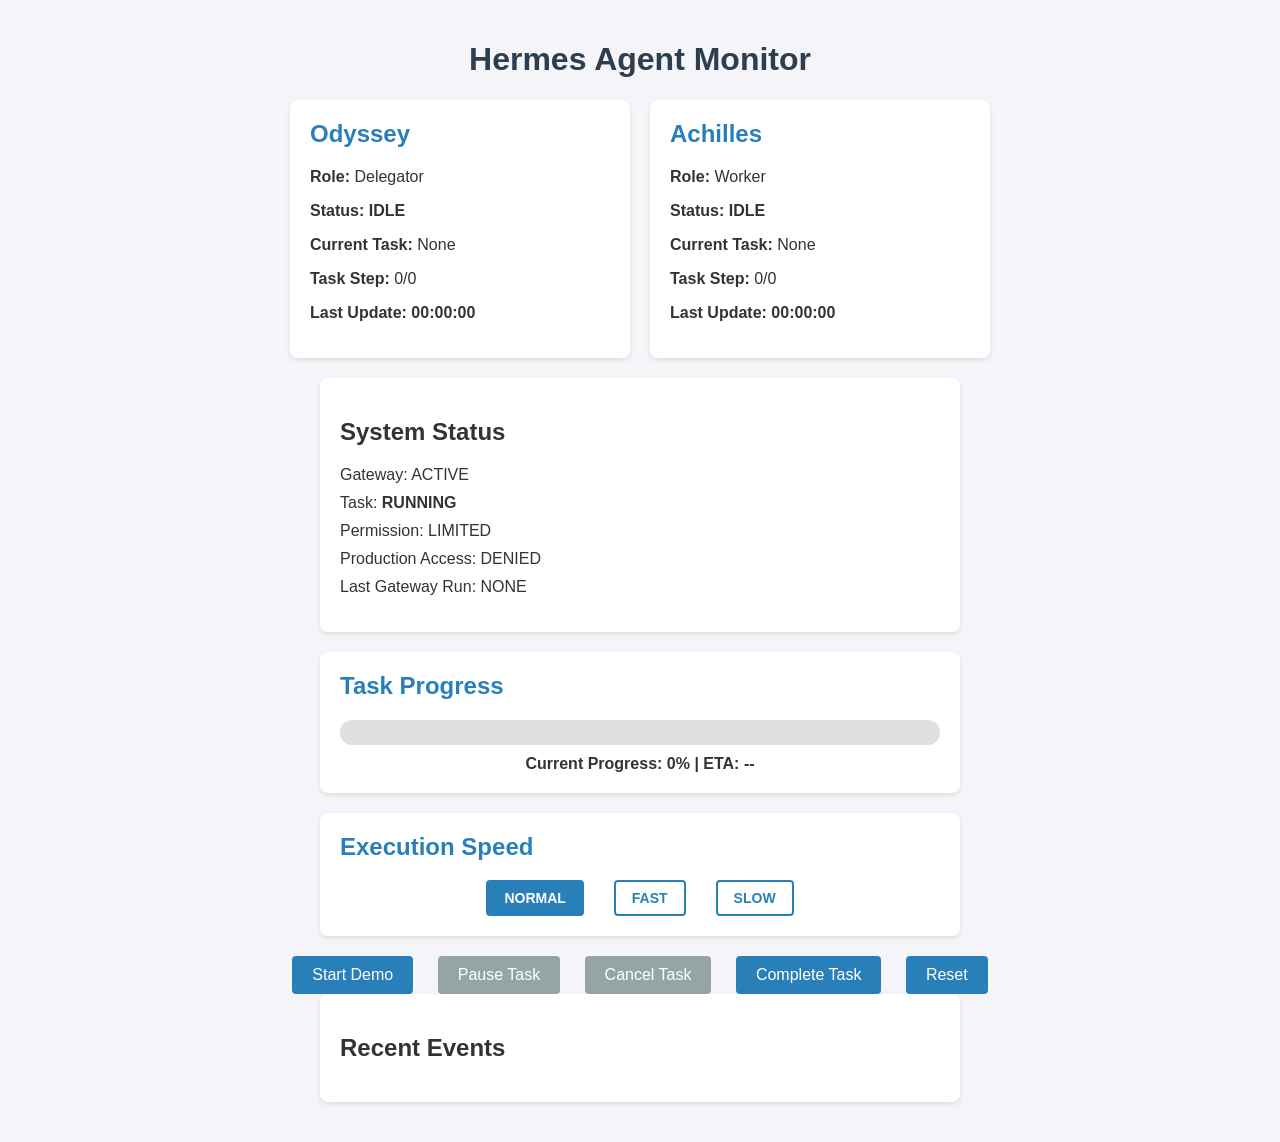
<file: delegation-demo/index.html>
<!DOCTYPE html>
<html lang="en">
<head>
  <meta charset="UTF-8">
  <meta name="viewport" content="width=device-width, initial-scale=1.0">
  <title>Hermes Agent Monitor</title>
  <link rel="stylesheet" href="style.css">
</head>
<body>
  <header>
    <h1>Hermes Agent Monitor</h1>
  </header>
  <main>
    <section class="cards">
      <div class="card" id="odyssey-card">
        <h2>Odyssey</h2>
        <p><strong>Role:</strong> Delegator</p>
        <p><strong>Status:</strong> <span id="odyssey-status">IDLE</span></p>
        <p><strong>Current Task:</strong> <span id="odyssey-task">None</span></p>
        <p><strong>Task Step:</strong> <span id="odyssey-step">0/0</span></p>
        <p><strong>Last Update:</strong> <span id="odyssey-last-update">00:00:00</span></p>
      </div>
      <div class="card" id="achilles-card">
        <h2>Achilles</h2>
        <p><strong>Role:</strong> Worker</p>
        <p><strong>Status:</strong> <span id="achilles-status">IDLE</span></p>
        <p><strong>Current Task:</strong> <span id="achilles-task">None</span></p>
        <p><strong>Task Step:</strong> <span id="achilles-step">0/0</span></p>
        <p><strong>Last Update:</strong> <span id="achilles-last-update">00:00:00</span></p>
      </div>
    </section>
    <section class="system-status">
      <h2>System Status</h2>
      <ul>
        <li>Gateway: <span id="gateway-status">ACTIVE</span></li>
        <li>Task: <span id="task-status">RUNNING</span></li>
        <li>Permission: <span id="permission-status">LIMITED</span></li>
        <li>Production Access: <span id="production-status">DENIED</span></li>
        <li>Last Gateway Run: <span id="last-gateway-run">NONE</span></li>
      </ul>
    </section>
    <section class="progress-section">
      <h2>Task Progress</h2>
      <div class="progress-container">
        <div class="progress-bar" id="progress-bar"></div>
      </div>
      <p class="progress-text">Current Progress: <span id="progress-text">0%</span> | ETA: <span id="eta-text">--</span></p>
    </section>
    <section class="speed-controls">
      <h2>Execution Speed</h2>
      <div class="speed-buttons">
        <button id="speed-normal" class="speed-btn active">NORMAL</button>
        <button id="speed-fast" class="speed-btn">FAST</button>
        <button id="speed-slow" class="speed-btn">SLOW</button>
      </div>
    </section>
    <section class="controls">
      <button id="start-demo">Start Demo</button>
      <button id="pause-task" disabled>Pause Task</button>
      <button id="cancel-task" disabled>Cancel Task</button>
      <button id="complete-task">Complete Task</button>
      <button id="reset">Reset</button>
    </section>
    <section class="recent-events">
      <h2>Recent Events</h2>
      <ul id="recent-events-list"></ul>
    </section>
  </main>
  <script src="app.js"></script>
</body>
</html>
</file>
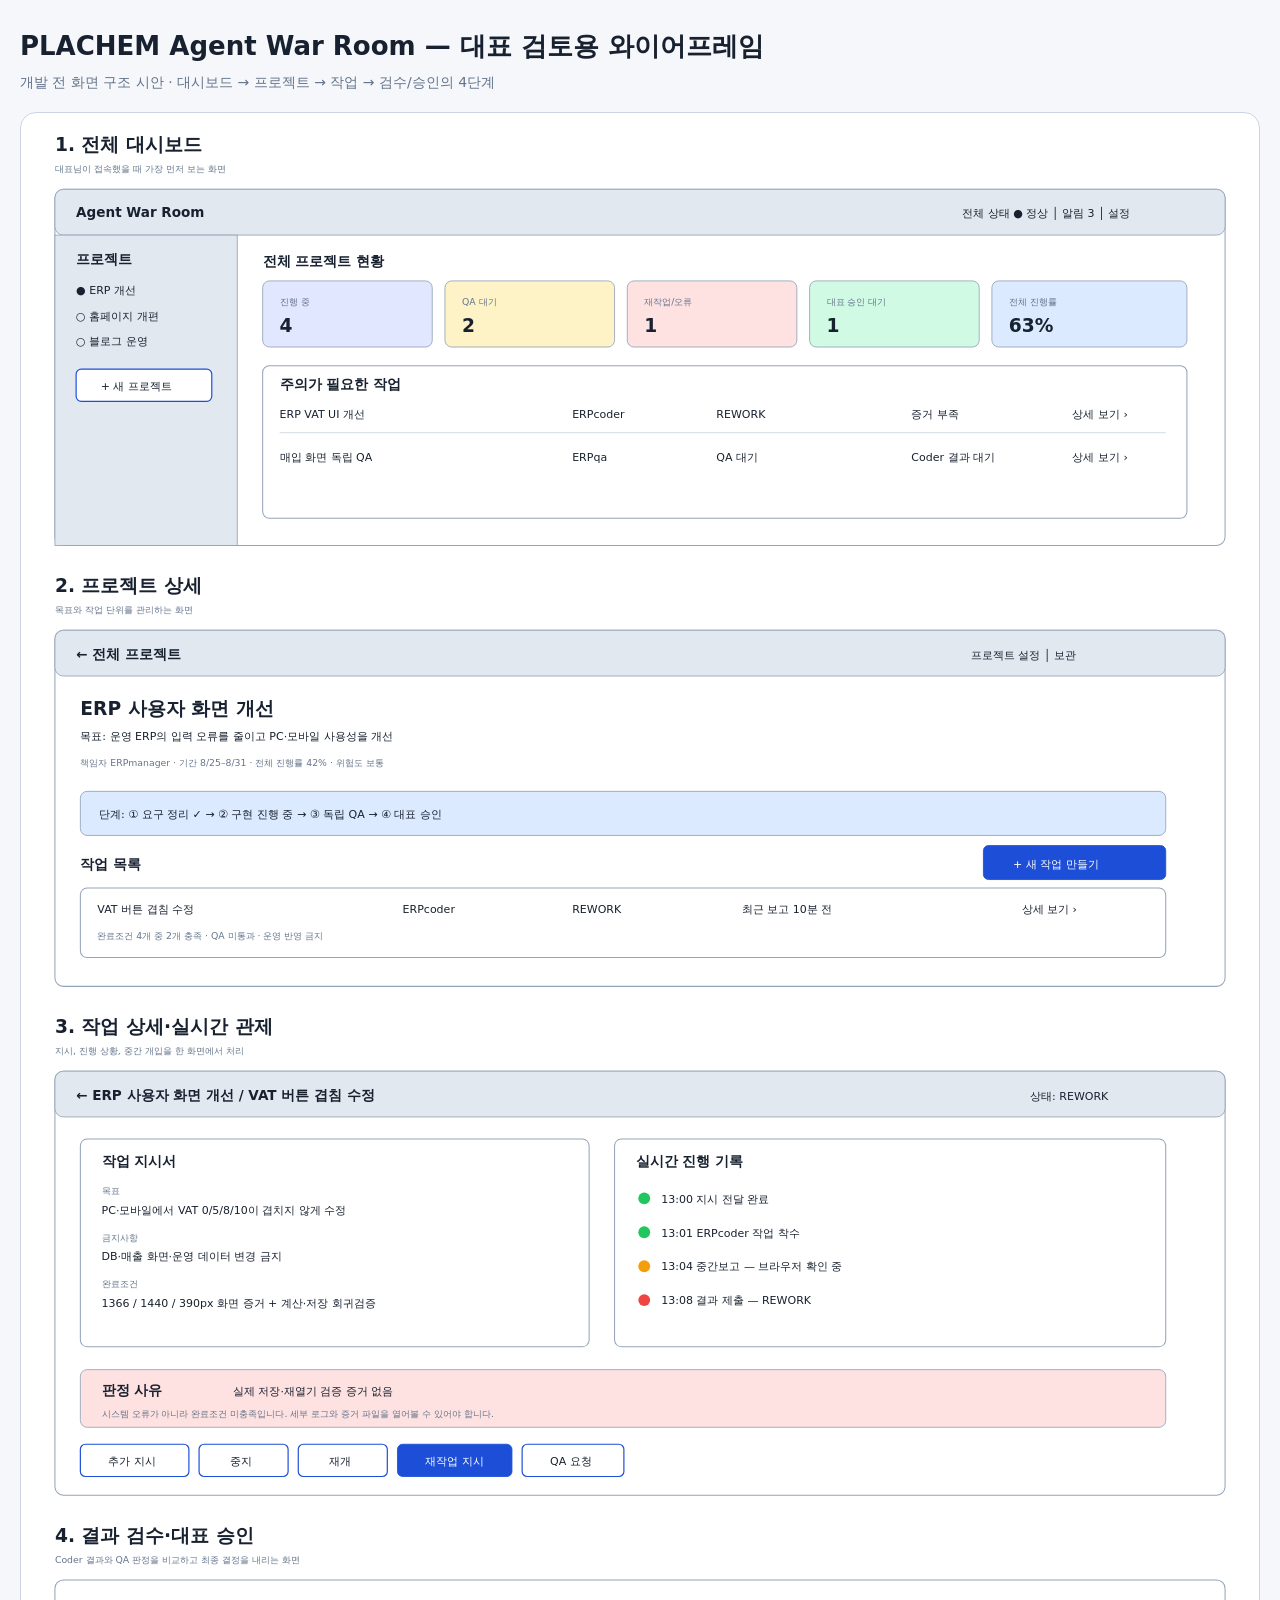
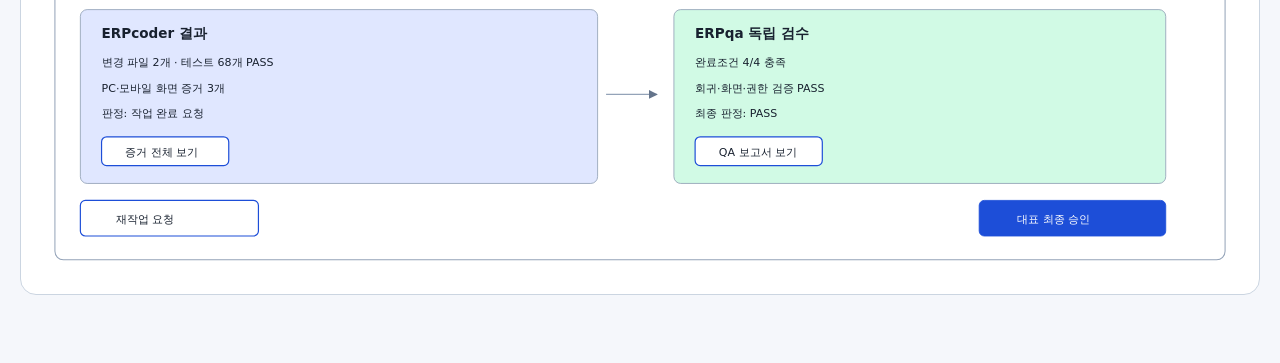
<file: static/war-room-wireframe.html>
<!doctype html>
<html lang="ko">
<head>
<meta charset="utf-8" />
<meta name="viewport" content="width=device-width, initial-scale=1" />
<title>PLACHEM Agent War Room 와이어프레임</title>
<style>
  :root{--bg:#f5f7fb;--paper:#fff;--fg:#18212f;--muted:#64748b;--line:#94a3b8;--nav:#e2e8f0;--input:#dbeafe;--process:#e0e7ff;--ok:#d1fae5;--warn:#fef3c7;--risk:#fee2e2;--accent:#1d4ed8}
  *{box-sizing:border-box} body{margin:0;background:var(--bg);color:var(--fg);font:14px/1.45 system-ui,-apple-system,"Segoe UI",sans-serif}
  main{max-width:1500px;margin:28px auto;padding:0 20px 40px} h1{margin:0 0 6px;font-size:26px} p{margin:0 0 20px;color:var(--muted)}
  svg{display:block;width:100%;height:auto;background:var(--paper);border:1px solid #cbd5e1;border-radius:16px}
  text{fill:var(--fg);font-family:system-ui,-apple-system,"Segoe UI",sans-serif}.t{font-size:22px;font-weight:700}.h{font-size:16px;font-weight:700}.b{font-size:13px}.s{font-size:11px;fill:var(--muted)}
  .box{fill:#fff;stroke:var(--line);stroke-width:1.2}.nav{fill:var(--nav);stroke:var(--line)}.input{fill:var(--input);stroke:var(--line)}.process{fill:var(--process);stroke:var(--line)}.ok{fill:var(--ok);stroke:var(--line)}.warn{fill:var(--warn);stroke:var(--line)}.risk{fill:var(--risk);stroke:var(--line)}.btn{fill:#fff;stroke:var(--accent);stroke-width:1.4}.primary{fill:var(--accent);stroke:var(--accent)}.white{fill:#fff}.edge{fill:none;stroke:var(--line);stroke-width:1.5;marker-end:url(#arrow)}
</style>
</head>
<body><main>
<h1>PLACHEM Agent War Room — 대표 검토용 와이어프레임</h1>
<p>개발 전 화면 구조 시안 · 대시보드 → 프로젝트 → 작업 → 검수/승인의 4단계</p>
<svg viewBox="0 0 1460 2100" role="img" aria-labelledby="title desc">
<title id="title">Agent War Room 네 화면 와이어프레임</title><desc id="desc">대표가 프로젝트와 에이전트 작업을 지시, 감독, 검수, 승인하는 화면 구성</desc>
<defs><marker id="arrow" viewBox="0 0 10 10" refX="9" refY="5" markerWidth="7" markerHeight="7" orient="auto-start-reverse"><path d="M0 0L10 5L0 10z" fill="#64748b"/></marker></defs>

<!-- 1 dashboard -->
<text x="40" y="45" class="t">1. 전체 대시보드</text><text x="40" y="70" class="s">대표님이 접속했을 때 가장 먼저 보는 화면</text>
<rect x="40" y="90" width="1380" height="420" rx="10" class="box"/>
<rect x="40" y="90" width="1380" height="54" rx="10" class="nav"/><text x="65" y="123" class="h">Agent War Room</text><text x="1110" y="123" class="b">전체 상태  ● 정상  │ 알림 3 │ 설정</text>
<rect x="40" y="144" width="215" height="366" class="nav"/><text x="65" y="178" class="h">프로젝트</text><text x="65" y="214" class="b">● ERP 개선</text><text x="65" y="244" class="b">○ 홈페이지 개편</text><text x="65" y="274" class="b">○ 블로그 운영</text><rect x="65" y="302" width="160" height="38" rx="6" class="btn"/><text x="94" y="327" class="b">+ 새 프로젝트</text>
<text x="285" y="180" class="h">전체 프로젝트 현황</text>
<rect x="285" y="198" width="200" height="78" rx="8" class="process"/><text x="305" y="226" class="s">진행 중</text><text x="305" y="258" class="t">4</text>
<rect x="500" y="198" width="200" height="78" rx="8" class="warn"/><text x="520" y="226" class="s">QA 대기</text><text x="520" y="258" class="t">2</text>
<rect x="715" y="198" width="200" height="78" rx="8" class="risk"/><text x="735" y="226" class="s">재작업/오류</text><text x="735" y="258" class="t">1</text>
<rect x="930" y="198" width="200" height="78" rx="8" class="ok"/><text x="950" y="226" class="s">대표 승인 대기</text><text x="950" y="258" class="t">1</text>
<rect x="1145" y="198" width="230" height="78" rx="8" class="input"/><text x="1165" y="226" class="s">전체 진행률</text><text x="1165" y="258" class="t">63%</text>
<rect x="285" y="298" width="1090" height="180" rx="8" class="box"/><text x="305" y="326" class="h">주의가 필요한 작업</text><text x="305" y="360" class="b">ERP VAT UI 개선</text><text x="650" y="360" class="b">ERPcoder</text><text x="820" y="360" class="b">REWORK</text><text x="1050" y="360" class="b">증거 부족</text><text x="1240" y="360" class="b">상세 보기 ›</text><line x1="305" y1="377" x2="1350" y2="377" stroke="#cbd5e1"/><text x="305" y="410" class="b">매입 화면 독립 QA</text><text x="650" y="410" class="b">ERPqa</text><text x="820" y="410" class="b">QA 대기</text><text x="1050" y="410" class="b">Coder 결과 대기</text><text x="1240" y="410" class="b">상세 보기 ›</text>

<!-- 2 project -->
<text x="40" y="565" class="t">2. 프로젝트 상세</text><text x="40" y="590" class="s">목표와 작업 단위를 관리하는 화면</text>
<rect x="40" y="610" width="1380" height="420" rx="10" class="box"/><rect x="40" y="610" width="1380" height="54" rx="10" class="nav"/><text x="65" y="644" class="h">← 전체 프로젝트</text><text x="1120" y="644" class="b">프로젝트 설정 │ 보관</text>
<text x="70" y="710" class="t">ERP 사용자 화면 개선</text><text x="70" y="740" class="b">목표: 운영 ERP의 입력 오류를 줄이고 PC·모바일 사용성을 개선</text><text x="70" y="770" class="s">책임자 ERPmanager · 기간 8/25–8/31 · 전체 진행률 42% · 위험도 보통</text>
<rect x="70" y="800" width="1280" height="52" rx="8" class="input"/><text x="92" y="832" class="b">단계: ① 요구 정리  ✓  →  ② 구현 진행 중  →  ③ 독립 QA  →  ④ 대표 승인</text>
<text x="70" y="892" class="h">작업 목록</text><rect x="1135" y="864" width="215" height="40" rx="6" class="primary"/><text x="1170" y="890" class="b white">+ 새 작업 만들기</text>
<rect x="70" y="914" width="1280" height="82" rx="8" class="box"/><text x="90" y="944" class="b">VAT 버튼 겹침 수정</text><text x="450" y="944" class="b">ERPcoder</text><text x="650" y="944" class="b">REWORK</text><text x="850" y="944" class="b">최근 보고 10분 전</text><text x="1180" y="944" class="b">상세 보기 ›</text><text x="90" y="974" class="s">완료조건 4개 중 2개 충족 · QA 미통과 · 운영 반영 금지</text>

<!-- 3 task -->
<text x="40" y="1085" class="t">3. 작업 상세·실시간 관제</text><text x="40" y="1110" class="s">지시, 진행 상황, 중간 개입을 한 화면에서 처리</text>
<rect x="40" y="1130" width="1380" height="500" rx="10" class="box"/><rect x="40" y="1130" width="1380" height="54" rx="10" class="nav"/><text x="65" y="1164" class="h">← ERP 사용자 화면 개선 / VAT 버튼 겹침 수정</text><text x="1190" y="1164" class="b">상태: REWORK</text>
<rect x="70" y="1210" width="600" height="245" rx="8" class="box"/><text x="95" y="1242" class="h">작업 지시서</text><text x="95" y="1275" class="s">목표</text><text x="95" y="1298" class="b">PC·모바일에서 VAT 0/5/8/10이 겹치지 않게 수정</text><text x="95" y="1330" class="s">금지사항</text><text x="95" y="1353" class="b">DB·매출 화면·운영 데이터 변경 금지</text><text x="95" y="1385" class="s">완료조건</text><text x="95" y="1408" class="b">1366 / 1440 / 390px 화면 증거 + 계산·저장 회귀검증</text>
<rect x="700" y="1210" width="650" height="245" rx="8" class="box"/><text x="725" y="1242" class="h">실시간 진행 기록</text><circle cx="735" cy="1280" r="7" fill="#22c55e"/><text x="755" y="1285" class="b">13:00 지시 전달 완료</text><circle cx="735" cy="1320" r="7" fill="#22c55e"/><text x="755" y="1325" class="b">13:01 ERPcoder 작업 착수</text><circle cx="735" cy="1360" r="7" fill="#f59e0b"/><text x="755" y="1365" class="b">13:04 중간보고 — 브라우저 확인 중</text><circle cx="735" cy="1400" r="7" fill="#ef4444"/><text x="755" y="1405" class="b">13:08 결과 제출 — REWORK</text>
<rect x="70" y="1482" width="1280" height="68" rx="8" class="risk"/><text x="95" y="1512" class="h">판정 사유</text><text x="250" y="1512" class="b">실제 저장·재열기 검증 증거 없음</text><text x="95" y="1538" class="s">시스템 오류가 아니라 완료조건 미충족입니다. 세부 로그와 증거 파일을 열어볼 수 있어야 합니다.</text>
<rect x="70" y="1570" width="128" height="38" rx="6" class="btn"/><text x="103" y="1595" class="b">추가 지시</text><rect x="210" y="1570" width="105" height="38" rx="6" class="btn"/><text x="246" y="1595" class="b">중지</text><rect x="327" y="1570" width="105" height="38" rx="6" class="btn"/><text x="363" y="1595" class="b">재개</text><rect x="444" y="1570" width="135" height="38" rx="6" class="primary"/><text x="477" y="1595" class="b white">재작업 지시</text><rect x="591" y="1570" width="120" height="38" rx="6" class="btn"/><text x="624" y="1595" class="b">QA 요청</text>

<!-- 4 review -->
<text x="40" y="1685" class="t">4. 결과 검수·대표 승인</text><text x="40" y="1710" class="s">Coder 결과와 QA 판정을 비교하고 최종 결정을 내리는 화면</text>
<rect x="40" y="1730" width="1380" height="330" rx="10" class="box"/>
<rect x="70" y="1765" width="610" height="205" rx="8" class="process"/><text x="95" y="1798" class="h">ERPcoder 결과</text><text x="95" y="1832" class="b">변경 파일 2개 · 테스트 68개 PASS</text><text x="95" y="1862" class="b">PC·모바일 화면 증거 3개</text><text x="95" y="1892" class="b">판정: 작업 완료 요청</text><rect x="95" y="1915" width="150" height="34" rx="6" class="btn"/><text x="123" y="1938" class="b">증거 전체 보기</text>
<path d="M690 1865H750" class="edge"/>
<rect x="770" y="1765" width="580" height="205" rx="8" class="ok"/><text x="795" y="1798" class="h">ERPqa 독립 검수</text><text x="795" y="1832" class="b">완료조건 4/4 충족</text><text x="795" y="1862" class="b">회귀·화면·권한 검증 PASS</text><text x="795" y="1892" class="b">최종 판정: PASS</text><rect x="795" y="1915" width="150" height="34" rx="6" class="btn"/><text x="823" y="1938" class="b">QA 보고서 보기</text>
<rect x="70" y="1990" width="210" height="42" rx="6" class="btn"/><text x="112" y="2017" class="b">재작업 요청</text><rect x="1130" y="1990" width="220" height="42" rx="6" class="primary"/><text x="1175" y="2017" class="b white">대표 최종 승인</text>
</svg>
</main></body></html>
</file>
<file: delegation-demo/style.css>
body {
  font-family: Arial, sans-serif;
  background-color: #f4f4f9;
  color: #333;
  margin: 0;
  padding: 20px;
}

header {
  text-align: center;
  margin-bottom: 20px;
}

h1 {
  color: #2c3e50;
}

.cards {
  display: flex;
  gap: 20px;
  justify-content: center;
  margin-bottom: 20px;
}

.card {
  background: white;
  border-radius: 8px;
  box-shadow: 0 2px 5px rgba(0,0,0,0.1);
  padding: 20px;
  width: 300px;
}

.card h2 {
  margin-top: 0;
  color: #2980b9;
}

.system-status {
  background: white;
  border-radius: 8px;
  box-shadow: 0 2px 5px rgba(0,0,0,0.1);
  padding: 20px;
  max-width: 600px;
  margin: 0 auto 20px auto;
}

.system-status ul {
  list-style: none;
  padding: 0;
}

.system-status li {
  margin-bottom: 10px;
}

.progress-section {
  background: white;
  border-radius: 8px;
  box-shadow: 0 2px 5px rgba(0,0,0,0.1);
  padding: 20px;
  max-width: 600px;
  margin: 0 auto 20px auto;
}

.progress-section h2 {
  margin-top: 0;
  color: #2980b9;
}

.progress-container {
  width: 100%;
  height: 25px;
  background-color: #e0e0e0;
  border-radius: 12px;
  overflow: hidden;
  margin-bottom: 10px;
}

.progress-bar {
  height: 100%;
  width: 0%;
  background-color: #27ae60;
  transition: width 0.1s linear;
}

.progress-text {
  text-align: center;
  font-weight: bold;
  margin: 0;
}

.speed-controls {
  background: white;
  border-radius: 8px;
  box-shadow: 0 2px 5px rgba(0,0,0,0.1);
  padding: 20px;
  max-width: 600px;
  margin: 0 auto 20px auto;
}

.speed-controls h2 {
  margin-top: 0;
  color: #2980b9;
}

.speed-buttons {
  display: flex;
  gap: 10px;
  justify-content: center;
}

.speed-btn {
  padding: 8px 16px;
  border: 2px solid #2980b9;
  border-radius: 4px;
  background-color: white;
  color: #2980b9;
  cursor: pointer;
  font-size: 14px;
  font-weight: bold;
  transition: all 0.2s;
}

.speed-btn:hover {
  background-color: #eaf2f8;
}

.speed-btn.active {
  background-color: #2980b9;
  color: white;
}

.controls {
  text-align: center;
}

button {
  padding: 10px 20px;
  margin: 0 10px;
  border: none;
  border-radius: 4px;
  background-color: #2980b9;
  color: white;
  cursor: pointer;
  font-size: 16px;
}

button:hover {
  background-color: #1c5980;
}

button:disabled {
  background-color: #95a5a6;
  cursor: not-allowed;
}

#odyssey-status, #achilles-status, #task-status {
  font-weight: bold;
}

#odyssey-last-update, #achilles-last-update {
  font-weight: bold;
}

.recent-events {
  background: white;
  border-radius: 8px;
  box-shadow: 0 2px 5px rgba(0,0,0,0.1);
  padding: 20px;
  max-width: 600px;
  margin: 0 auto 20px auto;
}

.recent-events ul {
  list-style: none;
  padding: 0;
}

.recent-events li {
  margin-bottom: 8px;
  padding: 8px;
  background-color: #f9f9f9;
  border-left: 4px solid #2980b9;
  border-radius: 4px;
}
</file>
